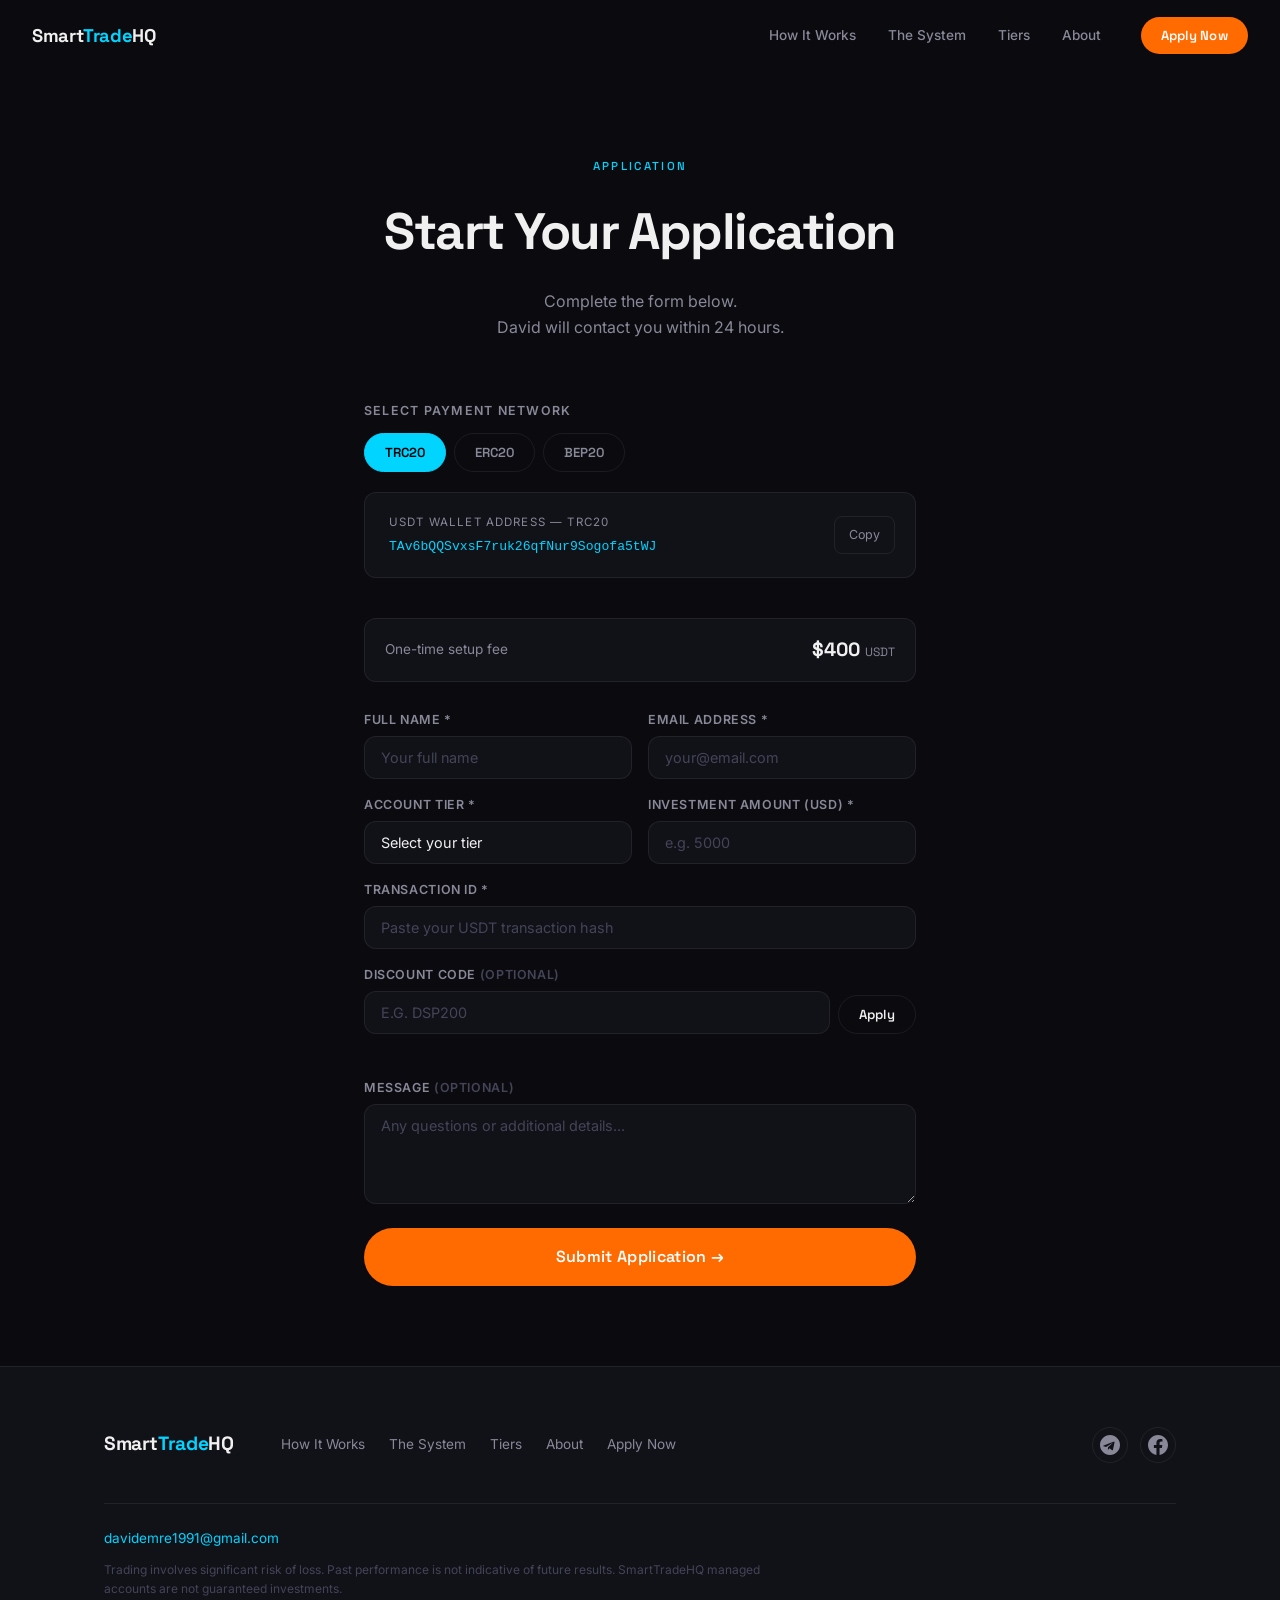
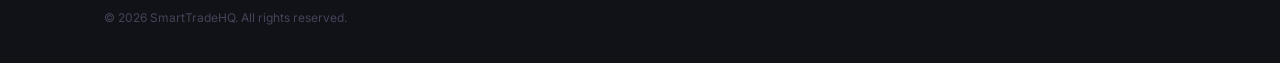
<file: payment.html>
<!DOCTYPE html>
<html lang="en">
<head>
  <meta charset="UTF-8" />
  <meta name="viewport" content="width=device-width, initial-scale=1.0" />
  <title>Start Your Application — SmartTradeHQ</title>
  <meta name="description" content="Apply for a SmartTradeHQ managed NAS100 account. Fill out the form below and David will contact you within 24 hours." />
  <link rel="preconnect" href="https://fonts.googleapis.com" />
  <link rel="preconnect" href="https://fonts.gstatic.com" crossorigin />
  <link href="https://fonts.googleapis.com/css2?family=Space+Grotesk:wght@300;400;500;600;700&family=Inter:wght@300;400;500;600&display=swap" rel="stylesheet" />
  <link rel="stylesheet" href="css/style.css" />
</head>
<body>

  <!-- ─── HEADER ─── -->
  <header class="site-header" id="site-header">
    <div class="header-inner">
      <a href="index.html" class="header-logo">Smart<span>Trade</span>HQ</a>
      <nav class="header-nav">
        <a href="index.html#how-it-works">How It Works</a>
        <a href="index.html#the-system">The System</a>
        <a href="index.html#tiers">Tiers</a>
        <a href="index.html#about">About</a>
      </nav>
      <a href="payment.html" class="btn btn--orange btn--sm">Apply Now</a>
      <button class="nav-toggle" aria-label="Toggle menu">
        <span></span><span></span><span></span>
      </button>
    </div>
  </header>

  <!-- ─── MAIN ─── -->
  <main class="payment-page">

    <div class="payment-hero">
      <span class="section-label" style="display:inline-block;margin-bottom:16px;">
        Application
      </span>
      <h1 class="payment-title">Start Your Application</h1>
      <p class="payment-subtitle">
        Complete the form below.<br>David will contact you within 24 hours.
      </p>
    </div>

    <div class="payment-body">

      <!-- Network toggle -->
      <div style="margin-bottom:10px;">
        <p style="font-size:0.78rem;color:var(--text2);font-weight:600;letter-spacing:0.1em;text-transform:uppercase;margin-bottom:12px;">
          Select payment network
        </p>
        <div class="network-toggle">
          <button class="network-btn active" data-network="TRC20">TRC20</button>
          <button class="network-btn" data-network="ERC20">ERC20</button>
          <button class="network-btn" data-network="BEP20">BEP20</button>
        </div>
      </div>

      <!-- Wallet display -->
      <div class="wallet-box">
        <div>
          <div class="wallet-label">USDT Wallet Address — <span id="active-network">TRC20</span></div>
          <div class="wallet-address" id="wallet-address">TAv6bQQSvxsF7ruk26qfNur9Sogofa5tWJ</div>
        </div>
        <button class="copy-btn" id="copy-btn">Copy</button>
      </div>

      <!-- Fee display -->
      <div class="fee-display" style="margin-bottom:28px;">
        <span class="fee-label">One-time setup fee</span>
        <span class="fee-amount" id="fee-amount">
          $400 <span style="font-size:0.75rem;font-weight:400;color:var(--text2);">USDT</span>
        </span>
      </div>

      <!-- Application Form -->
      <form class="pay-form" id="pay-form"
            action="https://api.web3forms.com/submit"
            method="POST">

        <!-- Web3Forms hidden fields -->
        <input type="hidden" name="access_key" value="fc88a5e5-a411-46e4-9f87-3525a39bcf63" />
        <input type="hidden" name="subject" value="New SmartTradeHQ Application" />
        <input type="hidden" name="from_name" value="SmartTradeHQ Application Form" />
        <input type="hidden" name="to" value="davidemre1991@gmail.com" />
        <input type="hidden" name="redirect" value="" />
        <input type="hidden" name="botcheck" value="" style="display:none" />
        <input type="hidden" name="selected_network" id="hidden-network" value="TRC20" />
        <input type="hidden" name="discount_applied" id="hidden-discount" value="None" />
        <input type="hidden" name="final_fee" id="hidden-fee" value="$400 USDT" />

        <div class="form-row">
          <div class="form-group">
            <label class="form-label" for="full-name">Full Name *</label>
            <input class="form-input" type="text" id="full-name" name="full_name"
                   placeholder="Your full name" required />
          </div>
          <div class="form-group">
            <label class="form-label" for="email">Email Address *</label>
            <input class="form-input" type="email" id="email" name="email"
                   placeholder="your@email.com" required />
          </div>
        </div>

        <div class="form-row">
          <div class="form-group">
            <label class="form-label" for="tier">Account Tier *</label>
            <select class="form-select" id="tier" name="tier" required>
              <option value="">Select your tier</option>
              <option value="Scout">Scout — $2,000 minimum</option>
              <option value="Commander">Commander — $5,000 minimum</option>
              <option value="Warlord">Warlord — $10,000+ minimum</option>
            </select>
          </div>
          <div class="form-group">
            <label class="form-label" for="investment">Investment Amount (USD) *</label>
            <input class="form-input" type="number" id="investment" name="investment_amount"
                   placeholder="e.g. 5000" min="0" required />
          </div>
        </div>

        <div class="form-group">
          <label class="form-label" for="txid">Transaction ID *</label>
          <input class="form-input" type="text" id="txid" name="transaction_id"
                 placeholder="Paste your USDT transaction hash" required />
        </div>

        <!-- Discount code -->
        <div class="form-group">
          <label class="form-label">Discount Code <span style="color:var(--text3)">(optional)</span></label>
          <div class="discount-row">
            <input class="form-input" type="text" id="discount-code" name="discount_code_entered"
                   placeholder="e.g. DSP200" autocomplete="off" style="text-transform:uppercase" />
            <button type="button" class="btn btn--outline btn--sm" id="apply-discount">Apply</button>
          </div>
          <div class="discount-feedback" id="discount-feedback"></div>
        </div>

        <div class="form-group">
          <label class="form-label" for="message">Message <span style="color:var(--text3)">(optional)</span></label>
          <textarea class="form-textarea" id="message" name="message"
                    placeholder="Any questions or additional details..."></textarea>
        </div>

        <button type="submit" class="btn btn--orange submit-btn">
          Submit Application →
        </button>

      </form>

      <!-- Success state -->
      <div class="success-state" id="success-state">
        <svg class="success-check" viewBox="0 0 64 64" fill="none" xmlns="http://www.w3.org/2000/svg">
          <circle cx="32" cy="32" r="30" stroke="currentColor" stroke-width="2"/>
          <path d="M20 32 L28 40 L44 24" stroke="currentColor" stroke-width="2.5"
                stroke-linecap="round" stroke-linejoin="round"/>
        </svg>
        <h2 class="success-title">Application Received.</h2>
        <p class="success-body">
          David will contact you within 24 hours.<br>
          Email confirmation sent to your inbox.
        </p>
        <a href="index.html" class="btn btn--outline" style="margin-top:8px;">← Back to Home</a>
      </div>

    </div><!-- /.payment-body -->
  </main>

  <!-- ─── FOOTER ─── -->
  <footer class="site-footer">
    <div class="footer-inner">
      <div class="footer-top">
        <div class="footer-brand">Smart<span>Trade</span>HQ</div>
        <nav class="footer-nav">
          <a href="index.html#how-it-works">How It Works</a>
          <a href="index.html#the-system">The System</a>
          <a href="index.html#tiers">Tiers</a>
          <a href="index.html#about">About</a>
          <a href="payment.html">Apply Now</a>
        </nav>
        <div class="footer-social">
          <a href="#" class="social-link" aria-label="Telegram">
            <svg width="20" height="20" viewBox="0 0 24 24" fill="currentColor"><path d="M12 0C5.373 0 0 5.373 0 12s5.373 12 12 12 12-5.373 12-12S18.627 0 12 0zm5.562 8.248l-2.008 9.469c-.145.658-.537.818-1.084.508l-3-2.21-1.447 1.394c-.16.16-.295.295-.605.295l.213-3.053 5.56-5.023c.242-.213-.054-.333-.373-.12L7.26 14.4l-2.95-.924c-.64-.203-.654-.64.136-.948l11.527-4.445c.535-.194 1.003.131.589.165z"/></svg>
          </a>
          <a href="#" class="social-link" aria-label="Facebook">
            <svg width="20" height="20" viewBox="0 0 24 24" fill="currentColor"><path d="M24 12.073c0-6.627-5.373-12-12-12s-12 5.373-12 12c0 5.99 4.388 10.954 10.125 11.854v-8.385H7.078v-3.47h3.047V9.43c0-3.007 1.792-4.669 4.533-4.669 1.312 0 2.686.235 2.686.235v2.953H15.83c-1.491 0-1.956.925-1.956 1.874v2.25h3.328l-.532 3.47h-2.796v8.385C19.612 23.027 24 18.062 24 12.073z"/></svg>
          </a>
        </div>
      </div>
      <div class="footer-bottom">
        <a href="mailto:davidemre1991@gmail.com" class="footer-email">davidemre1991@gmail.com</a>
        <p class="footer-disclaimer">Trading involves significant risk of loss. Past performance is not indicative of future results. SmartTradeHQ managed accounts are not guaranteed investments.</p>
        <p class="footer-copy">© 2026 SmartTradeHQ. All rights reserved.</p>
      </div>
    </div>
  </footer>

  <!-- ─── SCRIPTS ─── -->
  <script>
  (function () {
    'use strict';

    /* ── WALLET ADDRESSES ── */
    const WALLETS = {
      TRC20: 'TAv6bQQSvxsF7ruk26qfNur9Sogofa5tWJ',
      ERC20: '0x2c80e04b0d4e061041327faca47c35e2d7710538',
      BEP20: '0x2c80e04b0d4e061041327faca47c35e2d7710538',
    };

    /* ── DISCOUNT CODES (edit here) ── */
    const DISCOUNT_CODES = {
      'DSP200':  { off: 200, label: '$200 off setup fee' },
      'DSP400':  { off: 400, label: 'Setup fee waived (FREE)' },
      'SCOUT50': { off: 50,  label: '$50 off your tier' },
      'VIP':     { off: 400, label: '$400 off — VIP access' },
    };
    const BASE_FEE = 400;

    /* ── STATE ── */
    let currentDiscount = 0;
    let currentDiscountLabel = '';

    /* ── DOM ── */
    const networkBtns   = document.querySelectorAll('.network-btn');
    const walletDisplay = document.getElementById('wallet-address');
    const activeNetwork = document.getElementById('active-network');
    const hiddenNetwork = document.getElementById('hidden-network');
    const copyBtn       = document.getElementById('copy-btn');
    const feeAmount     = document.getElementById('fee-amount');
    const hiddenFee     = document.getElementById('hidden-fee');
    const hiddenDiscount= document.getElementById('hidden-discount');
    const discountInput = document.getElementById('discount-code');
    const applyBtn      = document.getElementById('apply-discount');
    const feedback      = document.getElementById('discount-feedback');
    const tierSelect    = document.getElementById('tier');
    const payForm       = document.getElementById('pay-form');
    const successState  = document.getElementById('success-state');
    const header        = document.getElementById('site-header');

    /* ── PRE-FILL TIER FROM URL ── */
    const urlParams = new URLSearchParams(window.location.search);
    const tierParam = urlParams.get('tier');
    if (tierParam && tierSelect) {
      const match = {
        scout:     'Scout',
        commander: 'Commander',
        warlord:   'Warlord',
      };
      const val = match[tierParam.toLowerCase()];
      if (val) tierSelect.value = val;
    }

    /* ── NETWORK TOGGLE ── */
    networkBtns.forEach((btn) => {
      btn.addEventListener('click', () => {
        networkBtns.forEach((b) => b.classList.remove('active'));
        btn.classList.add('active');
        const net = btn.dataset.network;
        walletDisplay.textContent = WALLETS[net];
        activeNetwork.textContent = net;
        hiddenNetwork.value = net;
        copyBtn.textContent = 'Copy';
        copyBtn.classList.remove('copied');
      });
    });

    /* ── COPY WALLET ADDRESS ── */
    copyBtn.addEventListener('click', () => {
      const addr = walletDisplay.textContent.trim();
      navigator.clipboard.writeText(addr).then(() => {
        copyBtn.textContent = 'Copied!';
        copyBtn.classList.add('copied');
        setTimeout(() => {
          copyBtn.textContent = 'Copy';
          copyBtn.classList.remove('copied');
        }, 2500);
      }).catch(() => {
        /* fallback */
        const ta = document.createElement('textarea');
        ta.value = addr;
        ta.style.position = 'fixed';
        ta.style.opacity = '0';
        document.body.appendChild(ta);
        ta.select();
        document.execCommand('copy');
        document.body.removeChild(ta);
        copyBtn.textContent = 'Copied!';
        copyBtn.classList.add('copied');
        setTimeout(() => {
          copyBtn.textContent = 'Copy';
          copyBtn.classList.remove('copied');
        }, 2500);
      });
    });

    /* ── DISCOUNT CODE ── */
    function updateFeeDisplay(discountOff, label) {
      const finalFee = Math.max(0, BASE_FEE - discountOff);
      currentDiscount = discountOff;
      currentDiscountLabel = label || '';

      if (discountOff > 0) {
        feeAmount.innerHTML = `
          <span style="color:#22c55e;font-family:var(--font-display);font-size:1.2rem;font-weight:700">
            $${finalFee} USDT
          </span>
          <span class="fee-original">$${BASE_FEE}</span>
        `;
        hiddenFee.value     = `$${finalFee} USDT`;
        hiddenDiscount.value = label;
      } else {
        feeAmount.innerHTML = `$${BASE_FEE} <span style="font-size:0.75rem;font-weight:400;color:var(--text2)">USDT</span>`;
        hiddenFee.value     = `$${BASE_FEE} USDT`;
        hiddenDiscount.value = 'None';
      }
    }

    function shakeInput(el) {
      el.style.animation = 'none';
      el.offsetHeight; // reflow
      el.style.animation = 'shake 0.4s ease';
      el.style.borderColor = '#ef4444';
      setTimeout(() => { el.style.borderColor = ''; el.style.animation = ''; }, 800);
    }

    applyBtn.addEventListener('click', () => {
      const code = (discountInput.value || '').trim().toUpperCase();
      if (!code) {
        feedback.textContent = '';
        updateFeeDisplay(0, '');
        return;
      }
      if (DISCOUNT_CODES[code]) {
        const { off, label } = DISCOUNT_CODES[code];
        feedback.textContent = `✓ ${label}`;
        feedback.className = 'discount-feedback valid';
        updateFeeDisplay(off, `${code} — ${label}`);
      } else {
        feedback.textContent = '✗ Invalid code';
        feedback.className = 'discount-feedback invalid';
        shakeInput(discountInput);
        updateFeeDisplay(0, '');
      }
    });

    discountInput.addEventListener('keydown', (e) => {
      if (e.key === 'Enter') { e.preventDefault(); applyBtn.click(); }
    });

    /* Auto uppercase discount input */
    discountInput.addEventListener('input', () => {
      const pos = discountInput.selectionStart;
      discountInput.value = discountInput.value.toUpperCase();
      discountInput.setSelectionRange(pos, pos);
    });

    /* ── FORM SUBMIT (AJAX for success state) ── */
    payForm.addEventListener('submit', async (e) => {
      e.preventDefault();

      const submitBtn = payForm.querySelector('.submit-btn');
      submitBtn.textContent = 'Submitting…';
      submitBtn.disabled = true;

      try {
        const formData = new FormData(payForm);
        const response = await fetch('https://api.web3forms.com/submit', {
          method: 'POST',
          body: formData,
        });
        const result = await response.json();

        if (result.success) {
          payForm.style.display = 'none';
          successState.classList.add('show');
          window.scrollTo({ top: 0, behavior: 'smooth' });
        } else {
          throw new Error(result.message || 'Submission failed');
        }
      } catch (err) {
        submitBtn.textContent = 'Submit Application →';
        submitBtn.disabled = false;
        alert('Submission error: ' + err.message + '\nPlease try again or email davidemre1991@gmail.com');
      }
    });

    /* ── HEADER SCROLL ── */
    window.addEventListener('scroll', () => {
      if (window.scrollY > 10) {
        header.classList.add('scrolled');
      } else {
        header.classList.remove('scrolled');
      }
    }, { passive: true });

    /* ── MOBILE NAV ── */
    const toggle = document.querySelector('.nav-toggle');
    if (toggle) {
      const mobileNav = document.createElement('nav');
      mobileNav.className = 'mobile-nav';
      mobileNav.innerHTML = `
        <a href="index.html#how-it-works">How It Works</a>
        <a href="index.html#the-system">The System</a>
        <a href="index.html#tiers">Tiers</a>
        <a href="index.html#about">About</a>
        <a href="payment.html" class="btn btn--orange">Apply Now</a>
        <button class="mobile-nav-close" aria-label="Close">✕</button>
      `;
      document.body.appendChild(mobileNav);

      toggle.addEventListener('click', () => mobileNav.classList.toggle('open'));
      mobileNav.querySelector('.mobile-nav-close').addEventListener('click', () => {
        mobileNav.classList.remove('open');
      });
    }

  })();
  </script>

</body>
</html>
</file>
<file: css/style.css>
/* ═══════════════════════════════════════════════════════════════
   SMARTTRADEHQ — DESIGN SYSTEM
   Dark precision theme · Space Grotesk + Inter · Cyan + Orange
   ═══════════════════════════════════════════════════════════════ */

/* ─── RESET ──────────────────────────────────────────────────── */
*, *::before, *::after { box-sizing: border-box; margin: 0; padding: 0; }
html { scrollbar-width: none; -ms-overflow-style: none; }
::-webkit-scrollbar { display: none; }
a { color: inherit; text-decoration: none; }
img, svg { display: block; }
ul { list-style: none; }
button { cursor: pointer; border: none; background: none; font: inherit; color: inherit; }

/* ─── TOKENS ─────────────────────────────────────────────────── */
:root {
  --bg:        #0A0A0F;
  --bg2:       #111118;
  --bg3:       #16161e;
  --cyan:      #00D4FF;
  --cyan-dim:  rgba(0,212,255,0.12);
  --cyan-glow: 0 0 20px rgba(0,212,255,0.5), 0 0 40px rgba(0,212,255,0.2);
  --orange:    #FF6B00;
  --orange-dim:rgba(255,107,0,0.12);
  --text:      #F0F0F0;
  --text2:     #888898;
  --text3:     #444458;
  --border:    rgba(255,255,255,0.07);
  --border2:   rgba(0,212,255,0.2);
  --font-display: 'Space Grotesk', sans-serif;
  --font-body:    'Inter', sans-serif;
  --perspective: 1000px;
  --ease-spring: cubic-bezier(0.16,1,0.3,1);
  --ease-out:    cubic-bezier(0.22,1,0.36,1);
  --header-h: 72px;
  --radius:   12px;
  --radius-pill: 100px;
}

/* ─── BASE ───────────────────────────────────────────────────── */
html { scroll-behavior: auto; }

body {
  background: var(--bg);
  color: var(--text);
  font-family: var(--font-body);
  font-size: 16px;
  line-height: 1.6;
  overflow-x: hidden;
}

/* ─── LOADER ─────────────────────────────────────────────────── */
#loader {
  position: fixed;
  inset: 0;
  background: var(--bg);
  z-index: 10000;
  display: flex;
  align-items: center;
  justify-content: center;
  transition: opacity 0.6s ease, visibility 0.6s ease;
}
#loader.hidden {
  opacity: 0;
  visibility: hidden;
  pointer-events: none;
}
.loader-inner {
  display: flex;
  flex-direction: column;
  align-items: center;
  gap: 20px;
  width: 280px;
}
.loader-brand {
  font-family: var(--font-display);
  font-size: 1.5rem;
  font-weight: 700;
  letter-spacing: -0.02em;
  color: var(--text);
}
.loader-brand span { color: var(--cyan); }
.loader-track {
  width: 100%;
  height: 2px;
  background: var(--border);
  border-radius: 2px;
  overflow: hidden;
}
#loader-bar {
  height: 100%;
  width: 0%;
  background: var(--cyan);
  box-shadow: 0 0 10px var(--cyan);
  border-radius: 2px;
  transition: width 0.1s linear;
}
#loader-percent {
  font-family: var(--font-display);
  font-size: 0.8rem;
  font-weight: 500;
  color: var(--text2);
  letter-spacing: 0.1em;
}

/* ─── SCROLL PROGRESS BAR ────────────────────────────────────── */
#scroll-progress {
  position: fixed;
  right: 0;
  top: 0;
  width: 2px;
  height: 100vh;
  z-index: 9998;
  background: rgba(255,255,255,0.05);
  pointer-events: none;
}
#progress-fill {
  position: absolute;
  top: 0;
  left: 0;
  width: 100%;
  height: 0%;
  background: var(--cyan);
  box-shadow: var(--cyan-glow);
  transition: height 0.05s linear;
}
#progress-dot {
  position: absolute;
  right: -3px;
  top: 0%;
  width: 8px;
  height: 8px;
  background: var(--cyan);
  border-radius: 50%;
  box-shadow: var(--cyan-glow);
  transform: translateY(-50%);
  transition: top 0.05s linear;
}

/* ─── BUTTONS ────────────────────────────────────────────────── */
.btn {
  display: inline-flex;
  align-items: center;
  gap: 6px;
  padding: 12px 28px;
  border-radius: var(--radius-pill);
  font-family: var(--font-display);
  font-size: 0.9rem;
  font-weight: 600;
  letter-spacing: 0.02em;
  cursor: pointer;
  transition: transform 0.2s var(--ease-out), opacity 0.2s;
  white-space: nowrap;
}
.btn:hover { transform: translateY(-1px); opacity: 0.9; }
.btn:active { transform: translateY(0); }

.btn--cyan {
  background: var(--cyan);
  color: #000;
}
.btn--orange {
  background: var(--orange);
  color: #fff;
}
.btn--outline {
  background: transparent;
  color: var(--text);
  border: 1px solid var(--border);
}
.btn--outline:hover { border-color: var(--cyan); color: var(--cyan); }
.btn--sm { padding: 8px 20px; font-size: 0.82rem; }
.btn--lg { padding: 16px 40px; font-size: 1.05rem; }

/* ─── SECTION LABELS ─────────────────────────────────────────── */
.section-label {
  display: block;
  font-family: var(--font-display);
  font-size: 0.72rem;
  font-weight: 500;
  letter-spacing: 0.2em;
  text-transform: uppercase;
  color: var(--cyan);
  margin-bottom: 24px;
}

/* ─── FIXED HEADER ───────────────────────────────────────────── */
.site-header {
  position: fixed;
  top: 0;
  left: 0;
  right: 0;
  height: var(--header-h);
  z-index: 9000;
  transition: background 0.3s ease, backdrop-filter 0.3s ease, border-color 0.3s ease;
  border-bottom: 1px solid transparent;
  perspective: var(--perspective);
  transform: translateZ(30px);
}
.site-header.scrolled {
  background: rgba(10,10,15,0.85);
  backdrop-filter: blur(20px);
  -webkit-backdrop-filter: blur(20px);
  border-bottom-color: var(--border);
}
.header-inner {
  max-width: 1300px;
  margin: 0 auto;
  padding: 0 32px;
  height: 100%;
  display: flex;
  align-items: center;
  gap: 40px;
}
.header-logo {
  font-family: var(--font-display);
  font-size: 1.15rem;
  font-weight: 700;
  letter-spacing: -0.02em;
  color: var(--text);
  flex-shrink: 0;
}
.header-logo span { color: var(--cyan); }
.header-nav {
  display: flex;
  gap: 32px;
  margin-left: auto;
}
.header-nav a {
  font-size: 0.85rem;
  font-weight: 500;
  color: var(--text2);
  transition: color 0.2s;
}
.header-nav a:hover { color: var(--text); }
.nav-toggle {
  display: none;
  flex-direction: column;
  gap: 5px;
  padding: 4px;
  margin-left: auto;
}
.nav-toggle span {
  display: block;
  width: 22px;
  height: 2px;
  background: var(--text);
  border-radius: 2px;
  transition: transform 0.3s, opacity 0.3s;
}

/* ─── HERO ───────────────────────────────────────────────────── */
.hero-standalone {
  position: relative;
  height: 100vh;
  display: flex;
  align-items: center;
  background: var(--bg);
  overflow: hidden;
  z-index: 10;
}
#hero-mobile-bg {
  display: none;
  position: absolute;
  inset: 0;
  background-image: url('../public/assets/frame_0001.jpg');
  background-size: cover;
  background-position: center;
  opacity: 0.4;
}
.hero-content {
  position: relative;
  z-index: 2;
  padding-top: var(--header-h);
}
.hero-heading {
  font-family: var(--font-display);
  font-size: clamp(2.4rem, 5.5vw, 6rem);
  font-weight: 700;
  line-height: 1.05;
  letter-spacing: -0.03em;
  margin-bottom: 28px;
  color: var(--text);
}
.hero-line { display: block; }
.hero-line--accent { color: var(--cyan); }
.hero-tagline {
  font-size: clamp(0.9rem, 1.2vw, 1.1rem);
  color: var(--text2);
  margin-bottom: 40px;
  font-weight: 400;
  max-width: 400px;
  line-height: 1.7;
}
.hero-cta { margin-bottom: 0; }
.scroll-indicator {
  position: absolute;
  bottom: 36px;
  left: 5vw;
  display: flex;
  align-items: center;
  gap: 10px;
  font-size: 0.78rem;
  font-weight: 500;
  color: var(--text2);
  letter-spacing: 0.1em;
  text-transform: uppercase;
  opacity: 0;
  animation: fadeInScroll 0.6s ease forwards 2s;
}
@keyframes fadeInScroll {
  to { opacity: 1; }
}

/* ─── CANVAS WRAP ────────────────────────────────────────────── */
.canvas-wrap {
  position: fixed;
  inset: 0;
  z-index: 5;
  clip-path: circle(0% at 50% 50%);
  transition: none;
  pointer-events: none;
}
canvas#canvas {
  display: block;
  width: 100%;
  height: 100%;
}

/* ─── DARK OVERLAY ───────────────────────────────────────────── */
#dark-overlay {
  position: fixed;
  inset: 0;
  background: rgba(0,0,0,0.55);
  z-index: 6;
  opacity: 0;
  pointer-events: none;
  transition: none;
}

/* ─── MARQUEE ────────────────────────────────────────────────── */
.marquee-wrap {
  position: fixed;
  left: 0;
  right: 0;
  top: 50%;
  transform: translateY(-50%);
  z-index: 7;
  overflow: hidden;
  pointer-events: none;
  opacity: 0;
  white-space: nowrap;
}
.marquee-text {
  display: inline-block;
  font-family: var(--font-display);
  font-size: 12vw;
  font-weight: 700;
  line-height: 1;
  color: transparent;
  -webkit-text-stroke: 1px rgba(255,255,255,0.25);
  white-space: nowrap;
  will-change: transform;
}

/* ─── SCROLL CONTAINER ───────────────────────────────────────── */
#scroll-container {
  position: relative;
  height: 900vh;
}

/* ─── SCROLL SECTIONS ────────────────────────────────────────── */
.scroll-section {
  position: absolute;
  left: 0;
  right: 0;
  display: flex;
  align-items: center;
  min-height: 100vh;
  pointer-events: none;
  opacity: 0;
  z-index: 8;
}
.scroll-section.is-visible { pointer-events: auto; }

/* Side-aligned text zones */
.align-left,
.scene-2-left,
.scene-6-left {
  padding-left: 5vw;
  padding-right: 55vw;
}
.align-right,
.scene-2-right,
.scene-6-right {
  padding-left: 55vw;
  padding-right: 5vw;
}

.section-inner { max-width: 500px; }
.section-inner--wide {
  max-width: 1200px;
  width: 100%;
  margin: 0 auto;
  padding: 0 5vw;
}
.section-inner--center {
  max-width: 800px;
  margin: 0 auto;
  text-align: center;
  padding: 0 5vw;
}

.section-heading {
  font-family: var(--font-display);
  font-size: clamp(2rem, 3.5vw, 3.5rem);
  font-weight: 700;
  letter-spacing: -0.03em;
  line-height: 1.1;
  margin-bottom: 48px;
  color: var(--text);
}

/* ─── SCENE 2 — PROBLEM / DSP ────────────────────────────────── */
.problem-list { display: flex; flex-direction: column; gap: 28px; }
.problem-line {
  font-family: var(--font-display);
  font-size: clamp(1.1rem, 2vw, 1.6rem);
  font-weight: 600;
  line-height: 1.3;
  color: var(--text);
  border-left: 3px solid var(--orange);
  padding-left: 20px;
}

.dsp-reveal { display: flex; flex-direction: column; gap: 24px; }
.dsp-row {
  display: flex;
  align-items: center;
  gap: 20px;
}
.dsp-letter {
  font-family: var(--font-display);
  font-size: clamp(3.5rem, 6vw, 5.5rem);
  font-weight: 700;
  color: var(--cyan);
  line-height: 1;
  flex-shrink: 0;
  text-shadow: 0 0 30px rgba(0,212,255,0.4);
  min-width: 80px;
}
.dsp-desc { display: flex; flex-direction: column; gap: 4px; }
.dsp-word {
  font-family: var(--font-display);
  font-size: clamp(1.1rem, 1.8vw, 1.6rem);
  font-weight: 600;
  color: var(--text);
}
.dsp-sub {
  font-size: 0.85rem;
  color: var(--text2);
  line-height: 1.5;
}

/* ─── SCENE 3 — METHODOLOGY ──────────────────────────────────── */
.method-flow {
  display: flex;
  gap: 0;
  position: relative;
}
.method-flow::before {
  content: '';
  position: absolute;
  top: 28px;
  left: calc(50px / 2);
  right: calc(50px / 2);
  height: 1px;
  background: linear-gradient(90deg, transparent, var(--cyan), transparent);
  opacity: 0.4;
}
.method-step {
  flex: 1;
  padding: 20px 16px 20px 0;
  position: relative;
}
.step-connector {
  position: absolute;
  top: 20px;
  left: 0;
  width: 50px;
  height: 1px;
  background: var(--cyan);
  opacity: 0.3;
}
.method-step:first-child .step-connector { display: none; }
.step-num {
  font-family: var(--font-display);
  font-size: 1.6rem;
  font-weight: 700;
  color: var(--cyan);
  margin-bottom: 12px;
  position: relative;
  z-index: 1;
}
.step-title {
  font-family: var(--font-display);
  font-size: 0.95rem;
  font-weight: 700;
  color: var(--text);
  margin-bottom: 8px;
  letter-spacing: -0.01em;
}
.step-desc {
  font-size: 0.8rem;
  color: var(--text2);
  line-height: 1.5;
}

/* ─── SCENE 4 — TIERS ────────────────────────────────────────── */
.tiers-grid {
  display: grid;
  grid-template-columns: repeat(3, 1fr);
  gap: 20px;
  perspective: var(--perspective);
}
.tier-card {
  background: var(--bg2);
  border: 1px solid var(--border);
  border-radius: var(--radius);
  padding: 36px 28px;
  position: relative;
  transform-style: preserve-3d;
  transition: border-color 0.3s, transform 0.3s var(--ease-spring);
  will-change: transform;
}
.tier-card:hover { border-color: var(--border2); }
.card--featured {
  border-color: var(--cyan);
  background: linear-gradient(135deg, rgba(0,212,255,0.05), var(--bg2));
  transform: translateZ(20px);
  box-shadow: 0 0 40px rgba(0,212,255,0.1), 0 0 80px rgba(0,212,255,0.05);
}
.card--featured:hover { border-color: var(--cyan); }
.tier-badge {
  position: absolute;
  top: -12px;
  left: 50%;
  transform: translateX(-50%);
  background: var(--orange);
  color: #fff;
  font-family: var(--font-display);
  font-size: 0.7rem;
  font-weight: 700;
  letter-spacing: 0.1em;
  text-transform: uppercase;
  padding: 4px 14px;
  border-radius: var(--radius-pill);
}
.tier-name {
  font-family: var(--font-display);
  font-size: 1.5rem;
  font-weight: 700;
  letter-spacing: -0.02em;
  margin-bottom: 12px;
}
.tier-min {
  font-size: 1.8rem;
  font-weight: 700;
  font-family: var(--font-display);
  color: var(--text);
  letter-spacing: -0.03em;
  margin-bottom: 4px;
}
.tier-min span {
  font-size: 0.9rem;
  font-weight: 400;
  color: var(--text2);
}
.tier-split {
  display: flex;
  align-items: baseline;
  gap: 6px;
  margin-top: 20px;
  margin-bottom: 4px;
}
.split-you {
  font-family: var(--font-display);
  font-size: 2rem;
  font-weight: 700;
  color: var(--cyan);
  letter-spacing: -0.03em;
}
.split-sep { color: var(--text3); font-size: 1.2rem; }
.split-them { font-size: 1.2rem; color: var(--text2); }
.tier-split-label {
  font-size: 0.78rem;
  color: var(--text2);
  margin-bottom: 20px;
}
.tier-fee {
  font-size: 0.82rem;
  color: var(--text2);
  padding: 10px 0;
  border-top: 1px solid var(--border);
  border-bottom: 1px solid var(--border);
  margin-bottom: 24px;
}
.tier-cta { width: 100%; justify-content: center; }

/* ─── SCENE 5 — TESTIMONIALS ─────────────────────────────────── */
.testimonials-grid {
  display: grid;
  grid-template-columns: repeat(2, 1fr);
  gap: 20px;
  perspective: var(--perspective);
}
.testimonial-card {
  background: var(--bg2);
  border: 1px solid var(--border);
  border-radius: var(--radius);
  padding: 28px 24px;
  transform-style: preserve-3d;
  transition: border-color 0.3s, transform 0.3s var(--ease-spring);
  will-change: transform;
}
.testimonial-card:hover { border-color: var(--border2); }
.stars {
  color: var(--orange);
  font-size: 0.9rem;
  letter-spacing: 2px;
  margin-bottom: 16px;
}
.testimonial-quote {
  font-size: 0.9rem;
  color: var(--text);
  line-height: 1.7;
  margin-bottom: 20px;
  font-style: italic;
}
.testimonial-author { border-top: 1px solid var(--border); padding-top: 16px; }
.author-name {
  font-family: var(--font-display);
  font-weight: 600;
  font-size: 0.9rem;
  margin-bottom: 2px;
}
.author-meta { font-size: 0.78rem; color: var(--cyan); }

/* ─── SCENE 6 — FOUNDER / FAQ ────────────────────────────────── */
.bio-lines { display: flex; flex-direction: column; gap: 16px; }
.bio-line {
  font-family: var(--font-display);
  font-size: clamp(0.9rem, 1.3vw, 1.1rem);
  color: var(--text);
  line-height: 1.5;
  padding-left: 16px;
  border-left: 2px solid var(--cyan);
  opacity: 0.9;
}
.bio-line:last-child { color: var(--cyan); font-weight: 600; }

.faq-list { display: flex; flex-direction: column; gap: 0; }
.faq-item { border-bottom: 1px solid var(--border); }
.faq-item:first-child { border-top: 1px solid var(--border); }
.faq-q {
  display: flex;
  justify-content: space-between;
  align-items: center;
  width: 100%;
  padding: 18px 0;
  text-align: left;
  font-family: var(--font-display);
  font-size: 0.9rem;
  font-weight: 600;
  color: var(--text);
  gap: 12px;
  transition: color 0.2s;
}
.faq-q:hover { color: var(--cyan); }
.faq-q.open { color: var(--cyan); }
.faq-icon {
  flex-shrink: 0;
  width: 20px;
  height: 20px;
  display: flex;
  align-items: center;
  justify-content: center;
  font-size: 1.2rem;
  color: var(--cyan);
  transition: transform 0.3s var(--ease-spring);
}
.faq-q.open .faq-icon { transform: rotate(45deg); }
.faq-a {
  overflow: hidden;
  height: 0;
}
.faq-a p {
  padding: 0 0 18px;
  font-size: 0.85rem;
  color: var(--text2);
  line-height: 1.7;
}

/* ─── SCENE 7 — CLOSE ────────────────────────────────────────── */
.manifesto {
  display: flex;
  flex-direction: column;
  gap: 8px;
  margin-bottom: 40px;
}
.manifesto-line {
  font-family: var(--font-display);
  font-size: clamp(1.2rem, 2.2vw, 2rem);
  font-weight: 500;
  color: var(--text);
  line-height: 1.4;
}
.brand-mark {
  font-family: var(--font-display);
  font-size: clamp(4rem, 10vw, 9rem);
  font-weight: 700;
  letter-spacing: 0.1em;
  color: var(--cyan);
  line-height: 1;
  margin-bottom: 20px;
  text-shadow: 0 0 40px rgba(0,212,255,0.6), 0 0 80px rgba(0,212,255,0.3);
}
.close-subtext {
  font-size: 1rem;
  color: var(--text2);
  margin-bottom: 36px;
  letter-spacing: 0.05em;
}
.close-cta { pointer-events: auto; }

/* ─── FOOTER ─────────────────────────────────────────────────── */
.site-footer {
  background: var(--bg2);
  border-top: 1px solid var(--border);
  position: relative;
  z-index: 20;
  padding: 60px 0 36px;
  perspective: var(--perspective);
  transform: translateZ(10px);
}
.footer-inner {
  max-width: 1200px;
  margin: 0 auto;
  padding: 0 5vw;
}
.footer-top {
  display: flex;
  align-items: center;
  gap: 48px;
  margin-bottom: 40px;
  flex-wrap: wrap;
}
.footer-brand {
  font-family: var(--font-display);
  font-size: 1.2rem;
  font-weight: 700;
  letter-spacing: -0.02em;
}
.footer-brand span { color: var(--cyan); }
.footer-nav {
  display: flex;
  gap: 24px;
  flex-wrap: wrap;
}
.footer-nav a {
  font-size: 0.85rem;
  color: var(--text2);
  transition: color 0.2s;
}
.footer-nav a:hover { color: var(--text); }
.footer-social {
  display: flex;
  gap: 12px;
  margin-left: auto;
}
.social-link {
  width: 36px;
  height: 36px;
  border-radius: 50%;
  border: 1px solid var(--border);
  display: flex;
  align-items: center;
  justify-content: center;
  color: var(--text2);
  transition: border-color 0.2s, color 0.2s;
}
.social-link:hover { border-color: var(--cyan); color: var(--cyan); }
.footer-bottom {
  border-top: 1px solid var(--border);
  padding-top: 24px;
  display: flex;
  flex-direction: column;
  gap: 10px;
}
.footer-email {
  font-size: 0.85rem;
  color: var(--cyan);
}
.footer-email:hover { opacity: 0.8; }
.footer-disclaimer {
  font-size: 0.75rem;
  color: var(--text3);
  line-height: 1.6;
  max-width: 700px;
}
.footer-copy {
  font-size: 0.75rem;
  color: var(--text3);
}

/* ─── MOBILE NAV DRAWER ──────────────────────────────────────── */
.mobile-nav {
  display: none;
  position: fixed;
  inset: 0;
  background: var(--bg);
  z-index: 8999;
  flex-direction: column;
  align-items: center;
  justify-content: center;
  gap: 32px;
}
.mobile-nav.open { display: flex; }
.mobile-nav a {
  font-family: var(--font-display);
  font-size: 1.8rem;
  font-weight: 700;
  color: var(--text);
  transition: color 0.2s;
}
.mobile-nav a:hover { color: var(--cyan); }

/* ─── PAYMENT PAGE ───────────────────────────────────────────── */
.payment-page { min-height: 100vh; padding-top: var(--header-h); }
.payment-hero {
  padding: 80px 5vw 60px;
  max-width: 700px;
  margin: 0 auto;
  text-align: center;
}
.payment-title {
  font-family: var(--font-display);
  font-size: clamp(2rem, 4vw, 3.5rem);
  font-weight: 700;
  letter-spacing: -0.03em;
  margin-bottom: 16px;
}
.payment-subtitle {
  color: var(--text2);
  font-size: 1rem;
  line-height: 1.6;
}
.payment-body {
  max-width: 680px;
  margin: 0 auto;
  padding: 0 5vw 80px;
}

/* Network toggle */
.network-toggle {
  display: flex;
  gap: 8px;
  margin-bottom: 20px;
}
.network-btn {
  padding: 8px 20px;
  border-radius: var(--radius-pill);
  border: 1px solid var(--border);
  font-family: var(--font-display);
  font-size: 0.82rem;
  font-weight: 600;
  color: var(--text2);
  cursor: pointer;
  transition: all 0.2s;
}
.network-btn.active {
  background: var(--cyan);
  border-color: var(--cyan);
  color: #000;
}

/* Wallet display */
.wallet-box {
  background: var(--bg2);
  border: 1px solid var(--border);
  border-radius: var(--radius);
  padding: 20px 20px 20px 24px;
  display: flex;
  align-items: center;
  justify-content: space-between;
  gap: 12px;
  margin-bottom: 40px;
}
.wallet-label {
  font-size: 0.72rem;
  color: var(--text2);
  letter-spacing: 0.1em;
  text-transform: uppercase;
  margin-bottom: 6px;
}
.wallet-address {
  font-family: 'Courier New', monospace;
  font-size: 0.82rem;
  color: var(--cyan);
  word-break: break-all;
  line-height: 1.5;
}
.copy-btn {
  flex-shrink: 0;
  padding: 8px 14px;
  border-radius: 8px;
  border: 1px solid var(--border);
  font-size: 0.78rem;
  color: var(--text2);
  transition: all 0.2s;
  cursor: pointer;
}
.copy-btn:hover { border-color: var(--cyan); color: var(--cyan); }
.copy-btn.copied { border-color: #22c55e; color: #22c55e; }

/* Form */
.pay-form { display: flex; flex-direction: column; gap: 16px; }
.form-row { display: grid; grid-template-columns: 1fr 1fr; gap: 16px; }
.form-group { display: flex; flex-direction: column; gap: 6px; }
.form-label {
  font-size: 0.78rem;
  font-weight: 600;
  color: var(--text2);
  letter-spacing: 0.05em;
  text-transform: uppercase;
}
.form-input,
.form-select,
.form-textarea {
  background: var(--bg2);
  border: 1px solid var(--border);
  border-radius: var(--radius);
  padding: 12px 16px;
  font-family: var(--font-body);
  font-size: 0.9rem;
  color: var(--text);
  transition: border-color 0.2s;
  width: 100%;
  appearance: none;
}
.form-input:focus,
.form-select:focus,
.form-textarea:focus {
  outline: none;
  border-color: var(--cyan);
}
.form-input::placeholder,
.form-textarea::placeholder { color: var(--text3); }
.form-select option { background: var(--bg2); }
.form-textarea { resize: vertical; min-height: 100px; }

/* Discount code field */
.discount-row {
  display: grid;
  grid-template-columns: 1fr auto;
  gap: 8px;
  align-items: end;
}
.discount-feedback {
  font-size: 0.78rem;
  min-height: 18px;
  margin-top: 4px;
  transition: color 0.2s;
}
.discount-feedback.valid { color: #22c55e; }
.discount-feedback.invalid { color: #ef4444; }
.discount-feedback.invalid .form-group { animation: shake 0.4s ease; }

.fee-display {
  background: var(--bg2);
  border: 1px solid var(--border);
  border-radius: var(--radius);
  padding: 16px 20px;
  display: flex;
  justify-content: space-between;
  align-items: center;
}
.fee-label { font-size: 0.85rem; color: var(--text2); }
.fee-amount {
  font-family: var(--font-display);
  font-size: 1.2rem;
  font-weight: 700;
  color: var(--text);
  transition: color 0.3s;
}
.fee-amount.discounted { color: #22c55e; }
.fee-original {
  font-size: 0.8rem;
  color: var(--text3);
  text-decoration: line-through;
  margin-left: 8px;
}
.submit-btn {
  margin-top: 8px;
  width: 100%;
  justify-content: center;
  padding: 16px;
  font-size: 1rem;
}

/* Success state */
.success-state {
  display: none;
  flex-direction: column;
  align-items: center;
  text-align: center;
  padding: 60px 20px;
  gap: 16px;
}
.success-state.show { display: flex; }
.success-check {
  width: 64px;
  height: 64px;
  color: var(--cyan);
  margin-bottom: 8px;
}
.success-title {
  font-family: var(--font-display);
  font-size: 2rem;
  font-weight: 700;
  letter-spacing: -0.03em;
}
.success-body { color: var(--text2); font-size: 0.95rem; line-height: 1.6; }

@keyframes shake {
  0%,100% { transform: translateX(0); }
  20%      { transform: translateX(-6px); }
  40%      { transform: translateX(6px); }
  60%      { transform: translateX(-4px); }
  80%      { transform: translateX(4px); }
}

/* ─── RESPONSIVE ─────────────────────────────────────────────── */
@media (max-width: 1024px) {
  .tiers-grid { grid-template-columns: repeat(3, 1fr); gap: 14px; }
  .method-flow { gap: 0; }
}

@media (max-width: 768px) {
  :root { --header-h: 64px; }

  /* Header */
  .header-nav { display: none; }
  .header-inner .btn--sm { display: none; }
  .nav-toggle { display: flex; }

  /* Hero */
  #hero-mobile-bg { display: block; }
  .canvas-wrap { display: none; }
  .hero-content {
    padding-left: 5vw;
    padding-right: 5vw;
  }
  .align-left,
  .align-right,
  .scene-2-left,
  .scene-2-right,
  .scene-6-left,
  .scene-6-right {
    padding-left: 5vw;
    padding-right: 5vw;
  }
  .section-inner { max-width: 100%; }

  /* Scroll sections */
  .scroll-section {
    min-height: unset;
    padding-top: 40px;
    padding-bottom: 40px;
  }

  /* Scene 2 — stack */
  .scene-2-right { top: unset !important; }

  /* Scene 3 */
  .method-flow { flex-direction: column; gap: 20px; }
  .method-flow::before { display: none; }
  .step-connector { display: none; }

  /* Scene 4 */
  .tiers-grid { grid-template-columns: 1fr; }
  .card--featured { transform: none; }

  /* Scene 5 */
  .testimonials-grid { grid-template-columns: 1fr; }

  /* Forms */
  .form-row { grid-template-columns: 1fr; }
  .payment-hero { padding-top: 40px; }

  /* Marquee */
  .marquee-text { font-size: 18vw; }

  /* Footer */
  .footer-top { flex-direction: column; align-items: flex-start; gap: 24px; }
  .footer-social { margin-left: 0; }
}

@media (max-width: 480px) {
  .hero-heading { font-size: 2rem; }
  .section-heading { font-size: 1.8rem; }
  .brand-mark { font-size: 3.5rem; }
}
</file>
